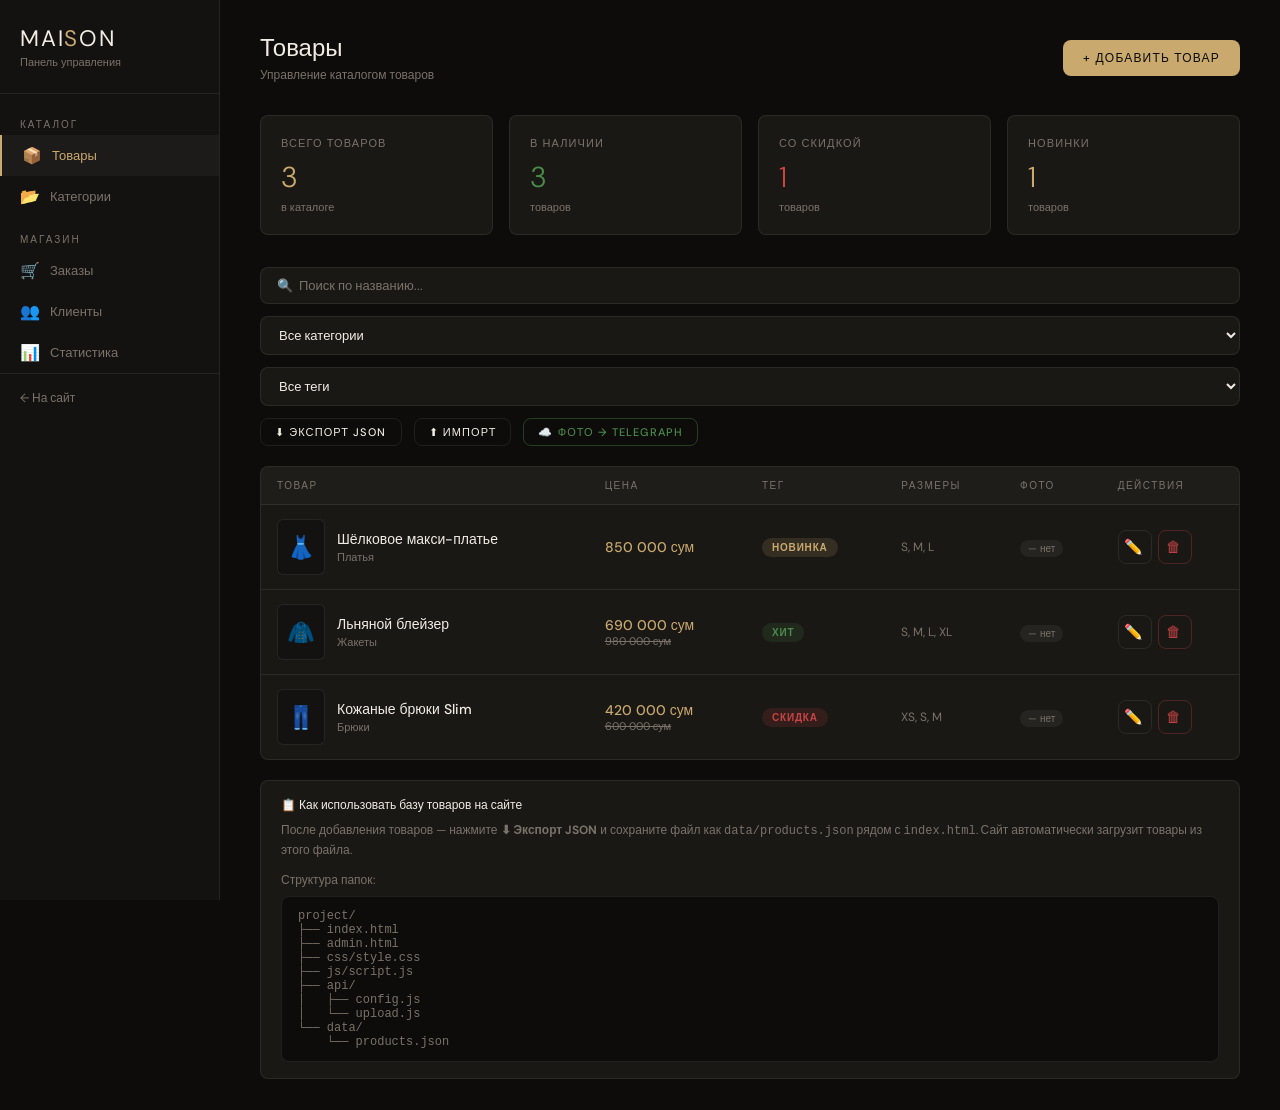
<file: admin.html>
<!DOCTYPE html>
<html lang="ru">
<head>
  <meta charset="UTF-8"/>
  <meta name="viewport" content="width=device-width, initial-scale=1.0"/>
  <title>Админ-панель — MAISON</title>
  <link rel="preconnect" href="https://fonts.googleapis.com">
  <link href="https://fonts.googleapis.com/css2?family=DM+Sans:wght@300;400;500&display=swap" rel="stylesheet">
  <style>
    :root {
      --bg: #0d0c0a; --surface: #141210; --card: #1a1815;
      --border: rgba(255,255,255,0.08); --accent: #c9a96e;
      --accent2: #e8d5b0; --text: #f0ebe3; --muted: #7a7269;
      --danger: #c94444; --success: #4a8c4a;
      --radius: 8px; --tr: 0.25s ease;
    }
    *, *::before, *::after { box-sizing: border-box; margin: 0; padding: 0; }
    body { background: var(--bg); color: var(--text); font-family: 'DM Sans', sans-serif; font-size: 14px; min-height: 100vh; }
    a { color: inherit; text-decoration: none; }
    button { cursor: pointer; border: none; font-family: inherit; }

    .admin-layout { display: grid; grid-template-columns: 220px 1fr; min-height: 100vh; }

    .sidebar { background: var(--surface); border-right: 1px solid var(--border); padding: 24px 0; position: sticky; top: 0; height: 100vh; }
    .sidebar-logo { padding: 0 20px 24px; border-bottom: 1px solid var(--border); margin-bottom: 16px; }
    .sidebar-logo-text { font-size: 1.4rem; letter-spacing: 0.08em; }
    .sidebar-logo-text span { color: var(--accent); }
    .sidebar-label { font-size: 10px; letter-spacing: 0.2em; text-transform: uppercase; color: var(--muted); padding: 8px 20px 4px; }
    .sidebar-link { display: flex; align-items: center; gap: 10px; padding: 10px 20px; color: var(--muted); transition: var(--tr); font-size: 13px; }
    .sidebar-link:hover, .sidebar-link.active { color: var(--text); background: rgba(255,255,255,0.04); }
    .sidebar-link.active { border-left: 2px solid var(--accent); color: var(--accent); }
    .sidebar-icon { font-size: 16px; width: 20px; text-align: center; }
    .sidebar-back { margin-top: auto; padding: 16px 20px 0; border-top: 1px solid var(--border); }
    .sidebar-back a { display: flex; align-items: center; gap: 8px; color: var(--muted); font-size: 12px; transition: color var(--tr); }
    .sidebar-back a:hover { color: var(--accent); }

    .main { padding: 32px 40px; }
    .page-header { display: flex; align-items: center; justify-content: space-between; margin-bottom: 32px; }
    .page-title { font-size: 1.5rem; font-weight: 300; }
    .page-subtitle { font-size: 12px; color: var(--muted); margin-top: 4px; }

    .stats-grid { display: grid; grid-template-columns: repeat(4, 1fr); gap: 16px; margin-bottom: 32px; }
    .stat-card { background: var(--card); border: 1px solid var(--border); border-radius: var(--radius); padding: 20px; }
    .stat-label { font-size: 11px; color: var(--muted); letter-spacing: 0.1em; text-transform: uppercase; margin-bottom: 8px; }
    .stat-value { font-size: 1.8rem; font-weight: 300; color: var(--accent); }
    .stat-sub { font-size: 11px; color: var(--muted); margin-top: 4px; }

    .btn { display: inline-flex; align-items: center; gap: 8px; padding: 10px 20px; border-radius: var(--radius); font-size: 12px; font-weight: 500; letter-spacing: 0.1em; text-transform: uppercase; transition: var(--tr); }
    .btn-primary { background: var(--accent); color: var(--bg); }
    .btn-primary:hover { background: var(--accent2); }
    .btn-outline { background: transparent; color: var(--text); border: 1px solid var(--border); }
    .btn-outline:hover { border-color: var(--accent); color: var(--accent); }
    .btn-danger { background: transparent; color: var(--danger); border: 1px solid rgba(201,68,68,0.3); }
    .btn-danger:hover { background: rgba(201,68,68,0.1); }
    .btn-success { background: transparent; color: var(--success); border: 1px solid rgba(74,140,74,0.4); }
    .btn-success:hover { background: rgba(74,140,74,0.1); }
    .btn-sm { padding: 6px 14px; font-size: 11px; }
    .btn-icon { width: 34px; height: 34px; padding: 0; display: flex; align-items: center; justify-content: center; border-radius: var(--radius); font-size: 15px; }

    .toolbar { display: flex; align-items: center; gap: 12px; margin-bottom: 20px; flex-wrap: wrap; }
    .search-input { flex: 1; min-width: 200px; padding: 9px 16px; background: var(--card); border: 1px solid var(--border); border-radius: var(--radius); color: var(--text); font-family: inherit; font-size: 13px; outline: none; transition: border-color var(--tr); }
    .search-input::placeholder { color: var(--muted); }
    .search-input:focus { border-color: var(--accent); }
    .filter-select { padding: 9px 14px; background: var(--card); border: 1px solid var(--border); border-radius: var(--radius); color: var(--text); font-family: inherit; font-size: 13px; outline: none; cursor: pointer; }

    .table-wrap { background: var(--card); border: 1px solid var(--border); border-radius: var(--radius); overflow: hidden; }
    table { width: 100%; border-collapse: collapse; }
    th { padding: 12px 16px; text-align: left; font-size: 10px; font-weight: 500; letter-spacing: 0.15em; text-transform: uppercase; color: var(--muted); border-bottom: 1px solid var(--border); background: rgba(255,255,255,0.02); white-space: nowrap; }
    td { padding: 14px 16px; border-bottom: 1px solid var(--border); vertical-align: middle; }
    tr:last-child td { border-bottom: none; }
    tr:hover td { background: rgba(255,255,255,0.02); }

    .product-cell { display: flex; align-items: center; gap: 12px; }
    .product-thumb { width: 48px; height: 56px; border-radius: 6px; object-fit: cover; background: var(--surface); border: 1px solid var(--border); display: flex; align-items: center; justify-content: center; font-size: 1.4rem; flex-shrink: 0; overflow: hidden; }
    .product-thumb img { width: 100%; height: 100%; object-fit: cover; }
    .product-name-cell { font-size: 14px; font-weight: 500; }
    .product-cat { font-size: 11px; color: var(--muted); margin-top: 2px; }

    .price-val { font-weight: 500; color: var(--accent); }
    .price-old { font-size: 11px; color: var(--muted); text-decoration: line-through; display: block; }

    .badge { display: inline-flex; align-items: center; padding: 3px 10px; border-radius: 100px; font-size: 10px; font-weight: 600; letter-spacing: 0.08em; text-transform: uppercase; }
    .badge-new { background: rgba(201,169,110,0.15); color: var(--accent); }
    .badge-sale { background: rgba(201,68,68,0.15); color: var(--danger); }
    .badge-hit { background: rgba(74,140,74,0.15); color: var(--success); }

    .stock-dot { display: inline-flex; align-items: center; gap: 6px; font-size: 12px; }
    .dot { width: 7px; height: 7px; border-radius: 50%; }
    .dot-green { background: var(--success); }
    .dot-red { background: var(--danger); }

    .actions { display: flex; gap: 6px; }

    .modal-overlay { display: none; position: fixed; inset: 0; background: rgba(0,0,0,0.7); backdrop-filter: blur(4px); z-index: 1000; align-items: center; justify-content: center; padding: 20px; }
    .modal-overlay.open { display: flex; }
    .modal { background: var(--surface); border: 1px solid var(--border); border-radius: 16px; width: 100%; max-width: 600px; max-height: 90vh; overflow-y: auto; }
    .modal-header { display: flex; align-items: center; justify-content: space-between; padding: 24px 28px; border-bottom: 1px solid var(--border); position: sticky; top: 0; background: var(--surface); z-index: 1; }
    .modal-title { font-size: 1.1rem; font-weight: 500; }
    .modal-close { width: 32px; height: 32px; border-radius: 50%; display: flex; align-items: center; justify-content: center; color: var(--muted); font-size: 18px; transition: var(--tr); background: transparent; }
    .modal-close:hover { background: rgba(255,255,255,0.08); color: var(--text); }
    .modal-body { padding: 24px 28px; }
    .modal-footer { padding: 16px 28px; border-top: 1px solid var(--border); display: flex; justify-content: flex-end; gap: 10px; }

    .form-grid { display: grid; grid-template-columns: 1fr 1fr; gap: 16px; }
    .form-group { display: flex; flex-direction: column; gap: 6px; }
    .form-group.full { grid-column: 1 / -1; }
    label { font-size: 11px; color: var(--muted); letter-spacing: 0.1em; text-transform: uppercase; }
    input, select, textarea { padding: 10px 14px; background: var(--card); border: 1px solid var(--border); border-radius: var(--radius); color: var(--text); font-family: inherit; font-size: 14px; outline: none; transition: border-color var(--tr); width: 100%; }
    input::placeholder, textarea::placeholder { color: var(--muted); }
    input:focus, select:focus, textarea:focus { border-color: var(--accent); }
    textarea { resize: vertical; min-height: 80px; }
    select option { background: var(--card); }

    .upload-zone { border: 1px dashed var(--border); border-radius: var(--radius); padding: 24px; text-align: center; cursor: pointer; transition: var(--tr); position: relative; }
    .upload-zone:hover { border-color: var(--accent); background: rgba(201,169,110,0.04); }
    .upload-zone input[type=file] { position: absolute; inset: 0; opacity: 0; cursor: pointer; width: 100%; height: 100%; }
    .upload-icon { font-size: 2rem; margin-bottom: 8px; opacity: 0.4; }
    .upload-text { font-size: 13px; color: var(--muted); }
    .upload-hint { font-size: 11px; color: var(--muted); margin-top: 4px; opacity: 0.6; }
    .upload-preview { width: 80px; height: 96px; border-radius: 8px; object-fit: cover; border: 1px solid var(--border); display: none; margin: 0 auto 8px; }

    .sizes-row { display: flex; gap: 8px; flex-wrap: wrap; }
    .size-chip { padding: 5px 12px; border-radius: 100px; border: 1px solid var(--border); font-size: 12px; cursor: pointer; transition: var(--tr); background: transparent; color: var(--muted); }
    .size-chip.selected { background: var(--accent); border-color: var(--accent); color: var(--bg); }

    .toast { position: fixed; bottom: 24px; left: 50%; transform: translateX(-50%) translateY(60px); background: var(--accent); color: var(--bg); padding: 12px 24px; border-radius: 100px; font-size: 13px; font-weight: 500; z-index: 9999; opacity: 0; transition: all 0.3s; white-space: nowrap; pointer-events: none; }
    .toast.show { opacity: 1; transform: translateX(-50%) translateY(0); }

    .export-box { background: var(--card); border: 1px solid var(--border); border-radius: var(--radius); padding: 16px 20px; margin-top: 20px; }
    .export-title { font-size: 12px; font-weight: 500; margin-bottom: 8px; }
    .export-desc { font-size: 12px; color: var(--muted); margin-bottom: 12px; line-height: 1.6; }
    .code-block { background: var(--bg); border: 1px solid var(--border); border-radius: var(--radius); padding: 12px 16px; font-family: monospace; font-size: 12px; color: var(--muted); overflow-x: auto; white-space: pre; }

    .empty-state { text-align: center; padding: 60px 20px; color: var(--muted); }
    .empty-icon { font-size: 3rem; margin-bottom: 12px; opacity: 0.3; }

    /* Прогресс миграции */
    .migrate-progress { display: none; margin-top: 12px; background: var(--card); border: 1px solid var(--border); border-radius: var(--radius); padding: 12px 16px; font-size: 12px; color: var(--muted); }
    .migrate-progress.show { display: block; }
    .progress-bar-wrap { background: var(--bg); border-radius: 100px; height: 6px; margin-top: 8px; overflow: hidden; }
    .progress-bar { height: 100%; background: var(--accent); border-radius: 100px; transition: width 0.3s; width: 0%; }

    /* Иконка статуса фото */
    .photo-status { display: inline-flex; align-items: center; gap: 4px; font-size: 10px; padding: 2px 8px; border-radius: 100px; }
    .photo-status.cloud { background: rgba(74,140,74,0.15); color: var(--success); }
    .photo-status.local { background: rgba(201,169,110,0.15); color: var(--accent); }
    .photo-status.none { background: rgba(255,255,255,0.05); color: var(--muted); }

    @media (max-width: 900px) {
      .admin-layout { grid-template-columns: 1fr; }
      .sidebar { display: none; }
      .stats-grid { grid-template-columns: 1fr 1fr; }
      .main { padding: 20px; }
      .form-grid { grid-template-columns: 1fr; }
    }
  </style>
</head>
<body>

<div class="admin-layout">

  <!-- SIDEBAR -->
  <aside class="sidebar">
    <div class="sidebar-logo">
      <div class="sidebar-logo-text">MAI<span>S</span>ON</div>
      <div style="font-size:11px;color:var(--muted);margin-top:2px;">Панель управления</div>
    </div>
    <div class="sidebar-label">Каталог</div>
    <a href="#" class="sidebar-link active"><span class="sidebar-icon">📦</span> Товары</a>
    <a href="#" class="sidebar-link"><span class="sidebar-icon">📂</span> Категории</a>
    <div class="sidebar-label" style="margin-top:8px;">Магазин</div>
    <a href="#" class="sidebar-link"><span class="sidebar-icon">🛒</span> Заказы</a>
    <a href="#" class="sidebar-link"><span class="sidebar-icon">👥</span> Клиенты</a>
    <a href="#" class="sidebar-link"><span class="sidebar-icon">📊</span> Статистика</a>
    <div style="flex:1"></div>
    <div class="sidebar-back">
      <a href="index.html">← На сайт</a>
    </div>
  </aside>

  <!-- MAIN -->
  <main class="main">
    <div class="page-header">
      <div>
        <div class="page-title">Товары</div>
        <div class="page-subtitle">Управление каталогом товаров</div>
      </div>
      <button class="btn btn-primary" onclick="openAddModal()">+ Добавить товар</button>
    </div>

    <!-- STATS -->
    <div class="stats-grid">
      <div class="stat-card">
        <div class="stat-label">Всего товаров</div>
        <div class="stat-value" id="statTotal">0</div>
        <div class="stat-sub">в каталоге</div>
      </div>
      <div class="stat-card">
        <div class="stat-label">В наличии</div>
        <div class="stat-value" id="statInStock" style="color:var(--success)">0</div>
        <div class="stat-sub">товаров</div>
      </div>
      <div class="stat-card">
        <div class="stat-label">Со скидкой</div>
        <div class="stat-value" id="statSale" style="color:var(--danger)">0</div>
        <div class="stat-sub">товаров</div>
      </div>
      <div class="stat-card">
        <div class="stat-label">Новинки</div>
        <div class="stat-value" id="statNew">0</div>
        <div class="stat-sub">товаров</div>
      </div>
    </div>

    <!-- TOOLBAR -->
    <div class="toolbar">
      <input type="text" class="search-input" placeholder="🔍  Поиск по названию..." oninput="filterTable()" id="searchInput">
      <select class="filter-select" onchange="filterTable()" id="filterCategory">
        <option value="">Все категории</option>
      </select>
      <select class="filter-select" onchange="filterTable()" id="filterBadge">
        <option value="">Все теги</option>
        <option value="new">Новинки</option>
        <option value="sale">Скидки</option>
        <option value="hit">Хиты</option>
      </select>
      <button class="btn btn-outline btn-sm" onclick="exportJSON()">⬇ Экспорт JSON</button>
      <button class="btn btn-outline btn-sm" onclick="document.getElementById('importFile').click()">⬆ Импорт</button>
      <button class="btn btn-success btn-sm" onclick="migrateAllPhotos()" id="migrateBtn">☁️ Фото → Telegraph</button>
      <input type="file" id="importFile" accept=".json" style="display:none" onchange="importJSON(event)">
    </div>

    <!-- MIGRATE PROGRESS -->
    <div class="migrate-progress" id="migrateProgress">
      <div id="migrateText">Загружаем фото на Telegraph...</div>
      <div class="progress-bar-wrap">
        <div class="progress-bar" id="migrateBar"></div>
      </div>
    </div>

    <!-- TABLE -->
    <div class="table-wrap">
      <table>
        <thead>
          <tr>
            <th>Товар</th>
            <th>Цена</th>
            <th>Тег</th>
            <th>Размеры</th>
            <th>Фото</th>
            <th>Действия</th>
          </tr>
        </thead>
        <tbody id="productsTable">
          <tr><td colspan="6"><div class="empty-state"><div class="empty-icon">📦</div>Нет товаров. Добавьте первый!</div></td></tr>
        </tbody>
      </table>
    </div>

    <!-- EXPORT INFO -->
    <div class="export-box">
      <div class="export-title">📋 Как использовать базу товаров на сайте</div>
      <div class="export-desc">
        После добавления товаров — нажмите <strong>⬇ Экспорт JSON</strong> и сохраните файл как <code>data/products.json</code> рядом с <code>index.html</code>. Сайт автоматически загрузит товары из этого файла.
      </div>
      <div style="font-size:12px;color:var(--muted);margin-bottom:8px;">Структура папок:</div>
      <div class="code-block">project/
├── index.html
├── admin.html
├── css/style.css
├── js/script.js
├── api/
│   ├── config.js
│   └── upload.js
└── data/
    └── products.json</div>
    </div>
  </main>
</div>

<!-- ADD/EDIT MODAL -->
<div class="modal-overlay" id="modalOverlay">
  <div class="modal">
    <div class="modal-header">
      <div class="modal-title" id="modalTitle">Добавить товар</div>
      <button class="modal-close" onclick="closeModal()">✕</button>
    </div>
    <div class="modal-body">
      <input type="hidden" id="editId">
      <div class="form-grid">

        <div class="form-group full">
          <label>Фото товара</label>
          <div class="upload-zone" id="uploadZone">
            <input type="file" accept="image/*" id="imageFile" onchange="previewImage(event)">
            <img class="upload-preview" id="imagePreview" alt="preview">
            <div class="upload-icon" id="uploadIcon">🖼</div>
            <div class="upload-text" id="uploadText">Нажмите или перетащите фото</div>
            <div class="upload-hint">JPG, PNG, WebP — рекомендуется 600×750px</div>
          </div>
          <input type="text" id="imageUrl" placeholder="Или укажите URL фото" style="margin-top:8px;">
        </div>

        <div class="form-group full">
          <label>Название товара *</label>
          <input type="text" id="fName" placeholder="Например: Шёлковое макси-платье">
        </div>

        <div class="form-group">
          <label>Категория *</label>
          <input type="text" id="fCategory" placeholder="Платья, Жакеты, Брюки...">
        </div>

        <div class="form-group">
          <label>Тег</label>
          <select id="fBadge">
            <option value="new">🆕 Новинка</option>
            <option value="hit">🔥 Хит</option>
            <option value="sale">💸 Скидка</option>
          </select>
        </div>

        <div class="form-group">
          <label>Цена (сум) *</label>
          <input type="number" id="fPrice" placeholder="850000">
        </div>

        <div class="form-group">
          <label>Старая цена (если скидка)</label>
          <input type="number" id="fOldPrice" placeholder="980000">
        </div>

        <div class="form-group full">
          <label>Размеры</label>
          <div class="sizes-row" id="sizesRow">
            <button type="button" class="size-chip" onclick="toggleSize(this)">XS</button>
            <button type="button" class="size-chip" onclick="toggleSize(this)">S</button>
            <button type="button" class="size-chip" onclick="toggleSize(this)">M</button>
            <button type="button" class="size-chip" onclick="toggleSize(this)">L</button>
            <button type="button" class="size-chip" onclick="toggleSize(this)">XL</button>
            <button type="button" class="size-chip" onclick="toggleSize(this)">XXL</button>
            <button type="button" class="size-chip" onclick="toggleSize(this)">Один размер</button>
          </div>
        </div>

        <div class="form-group">
          <label>Рейтинг (1-5)</label>
          <select id="fStars">
            <option value="5">★★★★★ — 5</option>
            <option value="4">★★★★☆ — 4</option>
            <option value="3">★★★☆☆ — 3</option>
          </select>
        </div>

        <div class="form-group">
          <label>Наличие</label>
          <select id="fInStock">
            <option value="true">✅ В наличии</option>
            <option value="false">❌ Нет в наличии</option>
          </select>
        </div>

        <div class="form-group full">
          <label>Описание товара</label>
          <textarea id="fDesc" placeholder="Краткое описание — материал, особенности, стиль..."></textarea>
        </div>

      </div>
    </div>
    <div class="modal-footer">
      <button class="btn btn-outline" onclick="closeModal()">Отмена</button>
      <button class="btn btn-primary" onclick="saveProduct()">Сохранить товар</button>
    </div>
  </div>
</div>

<!-- TOAST -->
<div class="toast" id="toast"></div>

<script>
  let products = JSON.parse(localStorage.getItem('maison_products') || '[]');
  let imageDataStore = JSON.parse(localStorage.getItem('maison_images') || '{}');
  let editingId = null;

  if (products.length === 0) {
    products = [
      { id:1, name:"Шёлковое макси-платье", category:"Платья", price:850000, oldPrice:null, badge:"new", filter:"new", stars:5, sizes:["S","M","L"], image:"", description:"Элегантное платье из натурального шёлка.", inStock:true },
      { id:2, name:"Льняной блейзер", category:"Жакеты", price:690000, oldPrice:980000, badge:"hit", filter:"hit", stars:5, sizes:["S","M","L","XL"], image:"", description:"Лёгкий льняной блейзер.", inStock:true },
      { id:3, name:"Кожаные брюки Slim", category:"Брюки", price:420000, oldPrice:600000, badge:"sale", filter:"sale", stars:4, sizes:["XS","S","M"], image:"", description:"Стильные брюки из эко-кожи.", inStock:true },
    ];
    save();
  }

  function save() {
    localStorage.setItem('maison_products', JSON.stringify(products));
  }

  // =========================================
  // РЕНДЕР ТАБЛИЦЫ
  // =========================================
  function renderTable(list) {
    const tbody = document.getElementById('productsTable');
    if (!list.length) {
      tbody.innerHTML = `<tr><td colspan="6"><div class="empty-state"><div class="empty-icon">📦</div>Товары не найдены</div></td></tr>`;
      return;
    }
    tbody.innerHTML = list.map(p => {
      const imgSrc = p.image && p.image.startsWith('https://') ? p.image : (imageDataStore[p.id] || p.image);
      const thumb = imgSrc
        ? `<div class="product-thumb"><img src="${imgSrc}" alt="${p.name}" onerror="this.parentNode.innerHTML='👗'"></div>`
        : `<div class="product-thumb">${getCatEmoji(p.category)}</div>`;
      const badgeMap = { new:'badge-new', sale:'badge-sale', hit:'badge-hit' };
      const badgeLabel = { new:'Новинка', sale:'Скидка', hit:'Хит' };

      // Статус фото
      let photoStatus = '';
      if (p.image && p.image.startsWith('https://telegra.ph')) {
        photoStatus = '<span class="photo-status cloud">☁️ Telegraph</span>';
      } else if (p.image && p.image.startsWith('https://')) {
        photoStatus = '<span class="photo-status cloud">🔗 URL</span>';
      } else if (imageDataStore[p.id]) {
        photoStatus = '<span class="photo-status local">💾 Локально</span>';
      } else {
        photoStatus = '<span class="photo-status none">— нет</span>';
      }

      return `
        <tr>
          <td>
            <div class="product-cell">
              ${thumb}
              <div>
                <div class="product-name-cell">${p.name}</div>
                <div class="product-cat">${p.category}</div>
              </div>
            </div>
          </td>
          <td>
            <div class="price-val">${p.price.toLocaleString('ru')} сум</div>
            ${p.oldPrice ? `<div class="price-old">${p.oldPrice.toLocaleString('ru')} сум</div>` : ''}
          </td>
          <td><span class="badge ${badgeMap[p.badge]}">${badgeLabel[p.badge]||p.badge}</span></td>
          <td style="font-size:12px;color:var(--muted)">${(p.sizes||[]).join(', ') || '—'}</td>
          <td>${photoStatus}</td>
          <td>
            <div class="actions">
              <button class="btn btn-outline btn-icon btn-sm" onclick="openEditModal(${p.id})" title="Редактировать">✏️</button>
              <button class="btn btn-danger btn-icon btn-sm" onclick="deleteProduct(${p.id})" title="Удалить">🗑</button>
            </div>
          </td>
        </tr>`;
    }).join('');
  }

  function getCatEmoji(cat) {
    const map = { 'Платья':'👗','Жакеты':'🧥','Брюки':'👖','Трикотаж':'🧶','Джинсы':'👕','Топы':'👚','Верхняя':'🧣','Юбки':'👘','Обувь':'👟','Аксессуары':'👒' };
    return map[cat] || '👕';
  }

  function updateStats() {
    document.getElementById('statTotal').textContent = products.length;
    document.getElementById('statInStock').textContent = products.filter(p=>p.inStock).length;
    document.getElementById('statSale').textContent = products.filter(p=>p.badge==='sale').length;
    document.getElementById('statNew').textContent = products.filter(p=>p.badge==='new').length;

    const cats = [...new Set(products.map(p=>p.category))];
    const sel = document.getElementById('filterCategory');
    const cur = sel.value;
    sel.innerHTML = '<option value="">Все категории</option>' + cats.map(c=>`<option value="${c}" ${c===cur?'selected':''}>${c}</option>`).join('');
  }

  function filterTable() {
    const q = document.getElementById('searchInput').value.toLowerCase();
    const cat = document.getElementById('filterCategory').value;
    const badge = document.getElementById('filterBadge').value;
    const filtered = products.filter(p =>
      (!q || p.name.toLowerCase().includes(q) || p.category.toLowerCase().includes(q))
      && (!cat || p.category === cat)
      && (!badge || p.badge === badge)
    );
    renderTable(filtered);
  }

  // =========================================
  // MODAL
  // =========================================
  function openAddModal() {
    editingId = null;
    document.getElementById('modalTitle').textContent = 'Добавить товар';
    clearForm();
    document.getElementById('modalOverlay').classList.add('open');
  }

  function openEditModal(id) {
    const p = products.find(x=>x.id===id);
    if (!p) return;
    editingId = id;
    document.getElementById('modalTitle').textContent = 'Редактировать товар';
    document.getElementById('fName').value = p.name;
    document.getElementById('fCategory').value = p.category;
    document.getElementById('fBadge').value = p.badge;
    document.getElementById('fPrice').value = p.price;
    document.getElementById('fOldPrice').value = p.oldPrice || '';
    document.getElementById('fStars').value = p.stars;
    document.getElementById('fInStock').value = p.inStock ? 'true' : 'false';
    document.getElementById('fDesc').value = p.description || '';
    document.getElementById('imageUrl').value = p.image || '';

    const imgSrc = p.image && p.image.startsWith('https://') ? p.image : imageDataStore[p.id];
    if (imgSrc) {
      document.getElementById('imagePreview').src = imgSrc;
      document.getElementById('imagePreview').style.display = 'block';
      document.getElementById('uploadIcon').style.display = 'none';
      document.getElementById('uploadText').textContent = p.image && p.image.startsWith('https://telegra.ph') ? '☁️ Telegraph URL' : 'Фото загружено';
    }

    document.querySelectorAll('.size-chip').forEach(chip => {
      chip.classList.toggle('selected', (p.sizes||[]).includes(chip.textContent));
    });
    document.getElementById('modalOverlay').classList.add('open');
  }

  function closeModal() {
    document.getElementById('modalOverlay').classList.remove('open');
    editingId = null;
    clearForm();
  }

  function clearForm() {
    ['fName','fCategory','fPrice','fOldPrice','fDesc','imageUrl'].forEach(id => document.getElementById(id).value = '');
    document.getElementById('fBadge').value = 'new';
    document.getElementById('fStars').value = '5';
    document.getElementById('fInStock').value = 'true';
    document.getElementById('imagePreview').style.display = 'none';
    document.getElementById('uploadIcon').style.display = 'block';
    document.getElementById('uploadText').textContent = 'Нажмите или перетащите фото';
    document.getElementById('imageFile').value = '';
    document.querySelectorAll('.size-chip').forEach(c => c.classList.remove('selected'));
    window._pendingImageData = null;
    window._pendingBase64 = null;
  }

  function toggleSize(btn) { btn.classList.toggle('selected'); }

  // =========================================
  // ЗАГРУЗКА ФОТО
  // =========================================
  async function previewImage(e) {
    const file = e.target.files[0];
    if (!file) return;

    // Показываем превью сразу
    const reader = new FileReader();
    reader.onload = ev => {
      document.getElementById('imagePreview').src = ev.target.result;
      document.getElementById('imagePreview').style.display = 'block';
      document.getElementById('uploadIcon').style.display = 'none';
      document.getElementById('uploadText').textContent = '⏳ Загружаем на сервер...';
      document.getElementById('imageUrl').value = '';
      window._pendingBase64 = ev.target.result;
    };
    reader.readAsDataURL(file);

    // Загружаем напрямую на ImgBB из браузера (без сервера)
    try {
      const compressed = await compressImage(file, 800, 0.75);
      console.log('Сжато:', Math.round(compressed.length / 1024), 'KB');

      const base64Data = compressed.replace(/^data:[^;]+;base64,/, '');
      const form = new FormData();
      form.append('key', 'fe98603de1962fd58c55061737b0e5f0');
      form.append('image', base64Data);

      const res = await fetch('https://api.imgbb.com/1/upload', {
        method: 'POST',
        body: form
      });
      const data = await res.json();
      console.log('ImgBB:', data);

      if (data.success && data.data?.url) {
        window._pendingImageData = data.data.url;
        document.getElementById('uploadText').textContent = '☁️ Загружено!';
        document.getElementById('imagePreview').src = data.data.url;
        document.getElementById('imageUrl').value = data.data.url;
        showToast('✅ Фото загружено навсегда');
      } else {
        throw new Error(JSON.stringify(data));
      }
    } catch (err) {
      window._pendingImageData = window._pendingBase64;
      document.getElementById('uploadText').textContent = '💾 ' + file.name + ' (локально)';
      console.warn('ImgBB недоступен, используем base64:', err);
    }
  }

  // =========================================
  // СОХРАНИТЬ ТОВАР
  // =========================================
  function saveProduct() {
    const name     = document.getElementById('fName').value.trim();
    const category = document.getElementById('fCategory').value.trim();
    const price    = parseInt(document.getElementById('fPrice').value);
    if (!name)            return showToast('⚠️ Введите название товара');
    if (!category)        return showToast('⚠️ Введите категорию');
    if (!price || price <= 0) return showToast('⚠️ Введите корректную цену');

    const oldPrice    = parseInt(document.getElementById('fOldPrice').value) || null;
    const badge       = document.getElementById('fBadge').value;
    const stars       = parseInt(document.getElementById('fStars').value);
    const inStock     = document.getElementById('fInStock').value === 'true';
    const description = document.getElementById('fDesc').value.trim();
    const imageUrl    = document.getElementById('imageUrl').value.trim();
    const sizes       = [...document.querySelectorAll('.size-chip.selected')].map(c => c.textContent);

    const pending   = window._pendingImageData;
    const isUrl     = pending && pending.startsWith('https://');
    const isBase64  = pending && pending.startsWith('data:');

    if (editingId) {
      const idx = products.findIndex(p => p.id === editingId);
      if (isUrl) {
        delete imageDataStore[editingId];
        products[idx] = { ...products[idx], name, category, price, oldPrice, badge, filter:badge, stars, inStock, description, sizes, image: pending };
      } else if (isBase64) {
        imageDataStore[editingId] = pending;
        products[idx] = { ...products[idx], name, category, price, oldPrice, badge, filter:badge, stars, inStock, description, sizes };
      } else {
        products[idx] = { ...products[idx], name, category, price, oldPrice, badge, filter:badge, stars, inStock, description, sizes, image: imageUrl || products[idx].image };
      }
      showToast('✅ Товар обновлён');
    } else {
      const id = Date.now();
      if (isUrl) {
        products.push({ id, name, category, price, oldPrice, badge, filter:badge, stars, inStock, description, sizes, image: pending, colors:[] });
      } else if (isBase64) {
        imageDataStore[id] = pending;
        products.push({ id, name, category, price, oldPrice, badge, filter:badge, stars, inStock, description, sizes, image: imageUrl || '', colors:[] });
      } else {
        products.push({ id, name, category, price, oldPrice, badge, filter:badge, stars, inStock, description, sizes, image: imageUrl || '', colors:[] });
      }
      showToast('✅ Товар добавлен');
    }

    localStorage.setItem('maison_images', JSON.stringify(imageDataStore));
    window._pendingImageData = null;
    window._pendingBase64 = null;
    save();
    closeModal();
    updateStats();
    filterTable();
  }

  // =========================================
  // УДАЛИТЬ
  // =========================================
  function deleteProduct(id) {
    if (!confirm('Удалить этот товар?')) return;
    products = products.filter(p => p.id !== id);
    delete imageDataStore[id];
    localStorage.setItem('maison_images', JSON.stringify(imageDataStore));
    save(); updateStats(); filterTable();
    showToast('🗑 Товар удалён');
  }

  // =========================================
  // МИГРАЦИЯ ВСЕХ ФОТО НА TELEGRAPH
  // =========================================
  async function migrateAllPhotos() {
    // Собираем товары у которых фото в base64 (в imageDataStore)
    const toMigrate = Object.keys(imageDataStore).filter(id => {
      const val = imageDataStore[id];
      return val && val.startsWith('data:');
    });

    if (!toMigrate.length) {
      showToast('✅ Все фото уже на Telegraph');
      return;
    }

    const btn = document.getElementById('migrateBtn');
    btn.disabled = true;
    btn.textContent = '⏳ Загружаем...';

    const progress = document.getElementById('migrateProgress');
    const bar = document.getElementById('migrateBar');
    const text = document.getElementById('migrateText');
    progress.classList.add('show');

    let done = 0;
    let errors = 0;

    for (const id of toMigrate) {
      const base64 = imageDataStore[id];
      text.textContent = `Загружаем ${done + 1} из ${toMigrate.length}...`;
      bar.style.width = ((done / toMigrate.length) * 100) + '%';

      try {
        const compressed = await compressBase64(base64, 800, 0.75);
        const base64Data = compressed.replace(/^data:[^;]+;base64,/, '');
        const form = new FormData();
        form.append('key', 'fe98603de1962fd58c55061737b0e5f0');
        form.append('image', base64Data);

        const res = await fetch('https://api.imgbb.com/1/upload', {
          method: 'POST',
          body: form
        });
        const data = await res.json();

        if (data.success && data.data?.url) {
          const idx = products.findIndex(p => String(p.id) === String(id));
          if (idx !== -1) products[idx].image = data.data.url;
          delete imageDataStore[id];
          done++;
        } else {
          console.error('ImgBB error:', data);
          errors++;
        }
      } catch (err) {
        errors++;
        console.error(`Ошибка для товара ${id}:`, err);
      }

      await new Promise(r => setTimeout(r, 500));
    }

    // Сохраняем результат
    localStorage.setItem('maison_images', JSON.stringify(imageDataStore));
    save();
    updateStats();
    filterTable();

    bar.style.width = '100%';
    text.textContent = `✅ Готово! Загружено: ${done}, ошибок: ${errors}`;
    btn.disabled = false;
    btn.textContent = '☁️ Фото → Telegraph';
    showToast(`✅ Загружено ${done} фото на Telegraph`);

    setTimeout(() => progress.classList.remove('show'), 5000);
  }

  // =========================================
  // ЭКСПОРТ / ИМПОРТ JSON
  // =========================================
  function exportJSON() {
    const exportData = products.map(p => ({
      ...p,
      // Включаем base64 только если нет Telegraph URL
      imageData: (!p.image || !p.image.startsWith('https://')) ? (imageDataStore[p.id] || null) : null
    }));
    const blob = new Blob([JSON.stringify(exportData, null, 2)], { type:'application/json' });
    const a = document.createElement('a');
    a.href = URL.createObjectURL(blob);
    a.download = 'products.json';
    a.click();
    showToast('⬇️ products.json скачан');
  }

  function importJSON(e) {
    const file = e.target.files[0];
    if (!file) return;
    const reader = new FileReader();
    reader.onload = ev => {
      try {
        const data = JSON.parse(ev.target.result);
        if (!Array.isArray(data)) throw new Error();
        data.forEach(p => {
          if (p.imageData) {
            imageDataStore[p.id] = p.imageData;
            delete p.imageData;
          }
        });
        products = data;
        localStorage.setItem('maison_images', JSON.stringify(imageDataStore));
        save(); updateStats(); filterTable();
        showToast(`✅ Импортировано ${data.length} товаров. Нажмите "☁️ Фото → Telegraph" для загрузки фото.`);
      } catch { showToast('❌ Неверный формат файла'); }
    };
    reader.readAsText(file);
    e.target.value = '';
  }

  // =========================================
  // TOAST
  // =========================================
  function showToast(msg) {
    const t = document.getElementById('toast');
    t.textContent = msg;
    t.classList.add('show');
    setTimeout(() => t.classList.remove('show'), 3500);
  }

  document.addEventListener('keydown', e => { if (e.key==='Escape') closeModal(); });
  document.getElementById('modalOverlay').addEventListener('click', e => { if (e.target===e.currentTarget) closeModal(); });

  updateStats();
  filterTable();
</script>
</body>
</html>
</file>
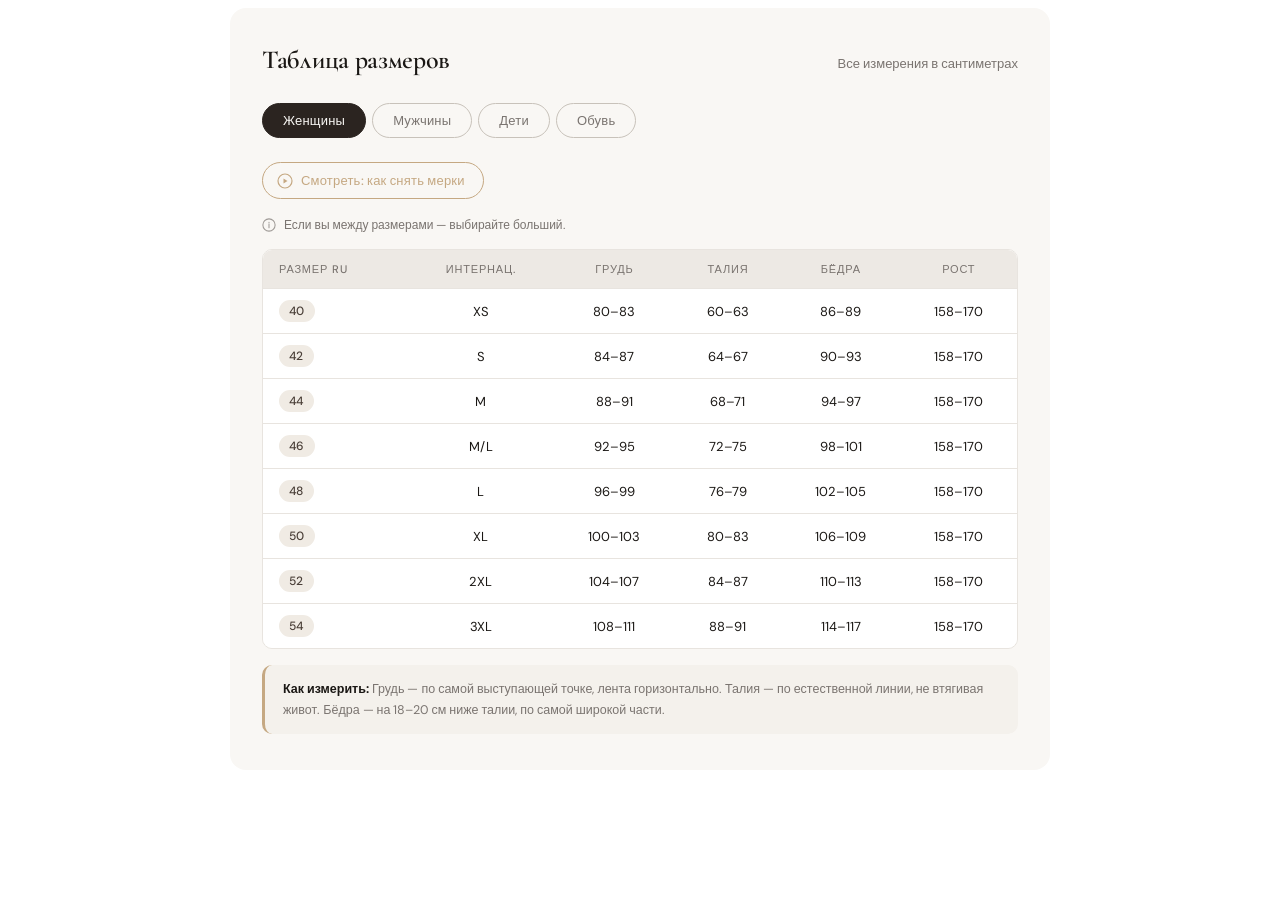
<file: size-chart.html>
<!DOCTYPE html>
<html lang="ru">
<head>
  <meta charset="UTF-8">
  <meta name="viewport" content="width=device-width, initial-scale=1.0">
  <title>Таблица размеров</title>
  <style>
    /* ─── Google Fonts ─── */
    @import url('https://fonts.googleapis.com/css2?family=Cormorant+Garamond:wght@400;500;600&family=DM+Sans:wght@300;400;500&display=swap');

    /* ─── Переменные ─── */
    :root {
      --bg: #F9F7F4;
      --surface: #FFFFFF;
      --border: #E8E4DF;
      --border-strong: #C8C2BA;
      --text-primary: #1A1714;
      --text-muted: #7A7470;
      --accent: #2B2420;
      --accent-soft: #EDE9E4;
      --highlight: #C5A882;
      --tab-active-bg: #2B2420;
      --tab-active-text: #F9F7F4;
      --row-hover: #F4F1EC;
      --badge-bg: #F0EBE4;
      --badge-text: #4A3F38;
      --note-bg: #F4F1EC;
      --radius: 10px;
      --radius-sm: 6px;
    }

    /* ─── Обёртка ─── */
    .size-chart {
      font-family: 'DM Sans', sans-serif;
      font-size: 14px;
      color: var(--text-primary);
      background: var(--bg);
      padding: 36px 32px;
      border-radius: 16px;
      max-width: 820px;
      margin: 0 auto;
      box-sizing: border-box;
    }

    /* ─── Заголовок ─── */
    .size-chart__header {
      display: flex;
      align-items: baseline;
      justify-content: space-between;
      margin-bottom: 28px;
      flex-wrap: wrap;
      gap: 8px;
    }
    .size-chart__title {
      font-family: 'Cormorant Garamond', serif;
      font-size: 26px;
      font-weight: 600;
      letter-spacing: -0.3px;
      color: var(--text-primary);
      margin: 0;
    }
    .size-chart__subtitle {
      font-size: 13px;
      color: var(--text-muted);
    }

    /* ─── Вкладки ─── */
    .size-chart__tabs {
      display: flex;
      gap: 6px;
      margin-bottom: 24px;
      flex-wrap: wrap;
    }
    .size-chart__tab {
      padding: 8px 20px;
      border-radius: 40px;
      border: 1px solid var(--border-strong);
      background: transparent;
      color: var(--text-muted);
      font-family: 'DM Sans', sans-serif;
      font-size: 13px;
      font-weight: 400;
      cursor: pointer;
      transition: background .2s, color .2s, border-color .2s;
      letter-spacing: 0.2px;
    }
    .size-chart__tab:hover {
      border-color: var(--accent);
      color: var(--text-primary);
    }
    .size-chart__tab.is-active {
      background: var(--tab-active-bg);
      color: var(--tab-active-text);
      border-color: var(--tab-active-bg);
    }

    /* ─── Секции ─── */
    .size-chart__section { display: none; }
    .size-chart__section.is-visible { display: block; }

    /* ─── Подсказка ─── */
    .size-chart__hint {
      display: flex;
      align-items: center;
      gap: 8px;
      font-size: 12px;
      color: var(--text-muted);
      margin-bottom: 16px;
    }
    .size-chart__hint svg {
      flex-shrink: 0;
      opacity: .7;
    }

    /* ─── Таблица ─── */
    .size-chart__table-wrap {
      overflow-x: auto;
      border-radius: var(--radius);
      border: 1px solid var(--border);
    }
    .size-chart__table {
      width: 100%;
      border-collapse: collapse;
      min-width: 480px;
      background: var(--surface);
    }
    .size-chart__table thead tr {
      background: var(--accent-soft);
    }
    .size-chart__table th {
      padding: 12px 16px;
      font-size: 11px;
      font-weight: 500;
      letter-spacing: 0.8px;
      text-transform: uppercase;
      color: var(--text-muted);
      text-align: center;
      border-bottom: 1px solid var(--border);
      white-space: nowrap;
    }
    .size-chart__table th:first-child { text-align: left; }
    .size-chart__table td {
      padding: 11px 16px;
      text-align: center;
      border-bottom: 1px solid var(--border);
      color: var(--text-primary);
      font-size: 13px;
      transition: background .12s;
    }
    .size-chart__table td:first-child { text-align: left; }
    .size-chart__table tbody tr:last-child td { border-bottom: none; }
    .size-chart__table tbody tr:hover td { background: var(--row-hover); }

    /* ─── Бейджик размера ─── */
    .sc-badge {
      display: inline-block;
      background: var(--badge-bg);
      color: var(--badge-text);
      font-weight: 500;
      font-size: 12px;
      padding: 3px 10px;
      border-radius: 20px;
      letter-spacing: 0.3px;
    }

    /* ─── Заметка ─── */
    .size-chart__note {
      margin-top: 16px;
      padding: 14px 18px;
      background: var(--note-bg);
      border-radius: var(--radius);
      font-size: 12.5px;
      color: var(--text-muted);
      line-height: 1.65;
      border-left: 3px solid var(--highlight);
    }
    .size-chart__note strong { color: var(--text-primary); }

    /* ─── Кнопка видео ─── */
    .sc-video-btn {
      display: inline-flex;
      align-items: center;
      gap: 8px;
      margin-bottom: 18px;
      padding: 9px 18px 9px 14px;
      border-radius: 40px;
      border: 1px solid var(--highlight);
      background: transparent;
      color: var(--highlight);
      font-family: 'DM Sans', sans-serif;
      font-size: 13px;
      font-weight: 500;
      cursor: pointer;
      transition: background .18s, color .18s;
      letter-spacing: 0.2px;
    }
    .sc-video-btn:hover {
      background: var(--highlight);
      color: #fff;
    }
    .sc-video-btn svg { flex-shrink: 0; }

    /* ─── Модальный экран ─── */
    .sc-modal-overlay {
      display: none;
      position: fixed;
      inset: 0;
      background: rgba(20,16,12,.72);
      z-index: 9999;
      align-items: center;
      justify-content: center;
      padding: 20px;
      box-sizing: border-box;
    }
    .sc-modal-overlay.is-open { display: flex; }
    .sc-modal {
      background: #1A1714;
      border-radius: 14px;
      overflow: hidden;
      width: 100%;
      max-width: 480px;
      box-shadow: 0 24px 64px rgba(0,0,0,.55);
      position: relative;
    }
    .sc-modal__header {
      display: flex;
      align-items: center;
      justify-content: space-between;
      padding: 14px 18px;
      border-bottom: 1px solid rgba(255,255,255,.08);
    }
    .sc-modal__title {
      font-family: 'DM Sans', sans-serif;
      font-size: 13px;
      font-weight: 500;
      color: rgba(255,255,255,.75);
      letter-spacing: 0.3px;
      margin: 0;
    }
    .sc-modal__close {
      background: none;
      border: none;
      cursor: pointer;
      color: rgba(255,255,255,.5);
      padding: 4px;
      display: flex;
      align-items: center;
      transition: color .15s;
    }
    .sc-modal__close:hover { color: #fff; }
    .sc-modal__video-wrap {
      background: #000;
    }
    .sc-modal__video-wrap video {
      display: block;
      width: 100%;
      max-height: 320px;
      background: #000;
    }

    /* ─── Responsive ─── */
    @media (max-width: 560px) {
      .size-chart { padding: 20px 16px; }
      .size-chart__title { font-size: 22px; }
      .sc-modal { max-width: 100%; }
    }
  </style>
</head>
<body>

<div class="size-chart">

  <div class="size-chart__header">
    <h2 class="size-chart__title">Таблица размеров</h2>
    <span class="size-chart__subtitle">Все измерения в сантиметрах</span>
  </div>

  <div class="size-chart__tabs">
    <button class="size-chart__tab is-active" data-tab="women">Женщины</button>
    <button class="size-chart__tab" data-tab="men">Мужчины</button>
    <button class="size-chart__tab" data-tab="kids">Дети</button>
    <button class="size-chart__tab" data-tab="shoes">Обувь</button>
  </div>

  <!-- ЖЕНЩИНЫ -->
  <div class="size-chart__section is-visible" id="sc-women">
    <button class="sc-video-btn"
      data-src="/css\videos\yoursite\Как правильно для женщин.mp4"
      data-label="Как снять мерки — женщины">
      <svg width="16" height="16" viewBox="0 0 16 16" fill="none"><circle cx="8" cy="8" r="7" stroke="currentColor" stroke-width="1.2"/><path d="M6.5 5.5l4 2.5-4 2.5V5.5z" fill="currentColor"/></svg>
      Смотреть: как снять мерки
    </button>
    <div class="size-chart__hint">
      <svg width="14" height="14" viewBox="0 0 16 16" fill="none"><circle cx="8" cy="8" r="7" stroke="currentColor" stroke-width="1.2"/><path d="M8 7v4M8 5v.5" stroke="currentColor" stroke-width="1.2" stroke-linecap="round"/></svg>
      Если вы между размерами — выбирайте больший.
    </div>
    <div class="size-chart__table-wrap">
      <table class="size-chart__table">
        <thead>
          <tr>
            <th>Размер RU</th>
            <th>Интернац.</th>
            <th>Грудь</th>
            <th>Талия</th>
            <th>Бёдра</th>
            <th>Рост</th>
          </tr>
        </thead>
        <tbody>
          <tr><td><span class="sc-badge">40</span></td><td>XS</td><td>80–83</td><td>60–63</td><td>86–89</td><td>158–170</td></tr>
          <tr><td><span class="sc-badge">42</span></td><td>S</td><td>84–87</td><td>64–67</td><td>90–93</td><td>158–170</td></tr>
          <tr><td><span class="sc-badge">44</span></td><td>M</td><td>88–91</td><td>68–71</td><td>94–97</td><td>158–170</td></tr>
          <tr><td><span class="sc-badge">46</span></td><td>M/L</td><td>92–95</td><td>72–75</td><td>98–101</td><td>158–170</td></tr>
          <tr><td><span class="sc-badge">48</span></td><td>L</td><td>96–99</td><td>76–79</td><td>102–105</td><td>158–170</td></tr>
          <tr><td><span class="sc-badge">50</span></td><td>XL</td><td>100–103</td><td>80–83</td><td>106–109</td><td>158–170</td></tr>
          <tr><td><span class="sc-badge">52</span></td><td>2XL</td><td>104–107</td><td>84–87</td><td>110–113</td><td>158–170</td></tr>
          <tr><td><span class="sc-badge">54</span></td><td>3XL</td><td>108–111</td><td>88–91</td><td>114–117</td><td>158–170</td></tr>
        </tbody>
      </table>
    </div>
    <div class="size-chart__note">
      <strong>Как измерить:</strong> Грудь — по самой выступающей точке, лента горизонтально. Талия — по естественной линии, не втягивая живот. Бёдра — на 18–20 см ниже талии, по самой широкой части.
    </div>
  </div>

  <!-- МУЖЧИНЫ -->
  <div class="size-chart__section" id="sc-men">
    <button class="sc-video-btn"
      data-src="/css\videos\yoursite\Как снять с себя мерки для мужчин. Простая инструкция [.mp4"
      data-label="Как снять мерки — мужчины">
      <svg width="16" height="16" viewBox="0 0 16 16" fill="none"><circle cx="8" cy="8" r="7" stroke="currentColor" stroke-width="1.2"/><path d="M6.5 5.5l4 2.5-4 2.5V5.5z" fill="currentColor"/></svg>
      Смотреть: как снять мерки
    </button>
    <div class="size-chart__hint">
      <svg width="14" height="14" viewBox="0 0 16 16" fill="none"><circle cx="8" cy="8" r="7" stroke="currentColor" stroke-width="1.2"/><path d="M8 7v4M8 5v.5" stroke="currentColor" stroke-width="1.2" stroke-linecap="round"/></svg>
      Измерения снимаются поверх нижнего белья.
    </div>
    <div class="size-chart__table-wrap">
      <table class="size-chart__table">
        <thead>
          <tr>
            <th>Размер RU</th>
            <th>Интернац.</th>
            <th>Грудь</th>
            <th>Талия</th>
            <th>Бёдра</th>
            <th>Рост</th>
          </tr>
        </thead>
        <tbody>
          <tr><td><span class="sc-badge">44</span></td><td>XS</td><td>84–87</td><td>70–73</td><td>88–91</td><td>170–182</td></tr>
          <tr><td><span class="sc-badge">46</span></td><td>S</td><td>88–91</td><td>74–77</td><td>92–95</td><td>170–182</td></tr>
          <tr><td><span class="sc-badge">48</span></td><td>M</td><td>92–95</td><td>78–81</td><td>96–99</td><td>170–182</td></tr>
          <tr><td><span class="sc-badge">50</span></td><td>L</td><td>96–99</td><td>82–85</td><td>100–103</td><td>170–182</td></tr>
          <tr><td><span class="sc-badge">52</span></td><td>XL</td><td>100–103</td><td>86–89</td><td>104–107</td><td>170–182</td></tr>
          <tr><td><span class="sc-badge">54</span></td><td>2XL</td><td>104–107</td><td>90–93</td><td>108–111</td><td>170–182</td></tr>
          <tr><td><span class="sc-badge">56</span></td><td>3XL</td><td>108–111</td><td>94–97</td><td>112–115</td><td>170–182</td></tr>
          <tr><td><span class="sc-badge">58</span></td><td>4XL</td><td>112–115</td><td>98–101</td><td>116–119</td><td>170–182</td></tr>
        </tbody>
      </table>
    </div>
    <div class="size-chart__note">
      <strong>Как измерить:</strong> Грудь — под мышками по самой широкой части, лента параллельна полу. Талия — по естественной линии. Бёдра — по самой выступающей части.
    </div>
  </div>

  <!-- ДЕТИ -->
  <div class="size-chart__section" id="sc-kids">
    <button class="sc-video-btn"
      data-src="/css\videos\yoursite\КАК ПРАВИЛЬНО ИЗМЕРИТЬ РЕБЕНКА [get.gt].mp4"
      data-label="Как снять мерки — дети">
      <svg width="16" height="16" viewBox="0 0 16 16" fill="none"><circle cx="8" cy="8" r="7" stroke="currentColor" stroke-width="1.2"/><path d="M6.5 5.5l4 2.5-4 2.5V5.5z" fill="currentColor"/></svg>
      Смотреть: как снять мерки с ребёнка
    </button>
    <div class="size-chart__hint">
      <svg width="14" height="14" viewBox="0 0 16 16" fill="none"><circle cx="8" cy="8" r="7" stroke="currentColor" stroke-width="1.2"/><path d="M8 7v4M8 5v.5" stroke="currentColor" stroke-width="1.2" stroke-linecap="round"/></svg>
      Размер определяется прежде всего по росту ребёнка, а не по возрасту.
    </div>
    <div class="size-chart__table-wrap">
      <table class="size-chart__table">
        <thead>
          <tr>
            <th>Размер</th>
            <th>Рост (см)</th>
            <th>Возраст</th>
            <th>Грудь</th>
            <th>Талия</th>
            <th>Бёдра</th>
          </tr>
        </thead>
        <tbody>
          <tr><td><span class="sc-badge">86</span></td><td>80–92</td><td>1–1.5 г.</td><td>48–50</td><td>47–48</td><td>50–52</td></tr>
          <tr><td><span class="sc-badge">92</span></td><td>86–98</td><td>1.5–2 г.</td><td>50–52</td><td>48–49</td><td>52–54</td></tr>
          <tr><td><span class="sc-badge">98</span></td><td>92–104</td><td>2–3 г.</td><td>52–54</td><td>49–50</td><td>54–56</td></tr>
          <tr><td><span class="sc-badge">104</span></td><td>98–110</td><td>3–4 г.</td><td>54–56</td><td>50–51</td><td>56–58</td></tr>
          <tr><td><span class="sc-badge">110</span></td><td>104–116</td><td>4–5 л.</td><td>56–58</td><td>51–52</td><td>58–60</td></tr>
          <tr><td><span class="sc-badge">116</span></td><td>110–122</td><td>5–6 л.</td><td>58–60</td><td>52–53</td><td>60–62</td></tr>
          <tr><td><span class="sc-badge">122</span></td><td>116–128</td><td>6–7 л.</td><td>60–62</td><td>53–54</td><td>62–64</td></tr>
          <tr><td><span class="sc-badge">128</span></td><td>122–134</td><td>7–8 л.</td><td>62–64</td><td>54–56</td><td>64–66</td></tr>
          <tr><td><span class="sc-badge">134</span></td><td>128–140</td><td>8–9 л.</td><td>64–66</td><td>55–57</td><td>66–68</td></tr>
          <tr><td><span class="sc-badge">140</span></td><td>134–146</td><td>9–10 л.</td><td>66–68</td><td>57–59</td><td>68–70</td></tr>
          <tr><td><span class="sc-badge">146</span></td><td>140–152</td><td>10–12 л.</td><td>68–72</td><td>59–61</td><td>70–74</td></tr>
          <tr><td><span class="sc-badge">152</span></td><td>146–158</td><td>12–14 л.</td><td>72–76</td><td>61–63</td><td>74–78</td></tr>
        </tbody>
      </table>
    </div>
    <div class="size-chart__note">
      Возраст указан ориентировочно — дети растут по-разному. Всегда опирайтесь на фактический рост ребёнка.
    </div>
  </div>

  <!-- ОБУВЬ -->
  <div class="size-chart__section" id="sc-shoes">
    <button class="sc-video-btn"
      data-src="/css\videos\yoursite\Как правильно подобрать размер обуви.mp4"
      data-label="Как измерить размер обуви">
      <svg width="16" height="16" viewBox="0 0 16 16" fill="none"><circle cx="8" cy="8" r="7" stroke="currentColor" stroke-width="1.2"/><path d="M6.5 5.5l4 2.5-4 2.5V5.5z" fill="currentColor"/></svg>
      Смотреть: как измерить стопу
    </button>
    <div class="size-chart__hint">
      <svg width="14" height="14" viewBox="0 0 16 16" fill="none"><circle cx="8" cy="8" r="7" stroke="currentColor" stroke-width="1.2"/><path d="M8 7v4M8 5v.5" stroke="currentColor" stroke-width="1.2" stroke-linecap="round"/></svg>
      Длина стопы измеряется стоя, обводя стопу по контуру на бумаге.
    </div>
    <div class="size-chart__table-wrap">
      <table class="size-chart__table">
        <thead>
          <tr>
            <th>RU / EU</th>
            <th>UK</th>
            <th>US (жен.)</th>
            <th>US (муж.)</th>
            <th>Длина стопы</th>
          </tr>
        </thead>
        <tbody>
          <tr><td><span class="sc-badge">35</span></td><td>2.5</td><td>5</td><td>3.5</td><td>22.0–22.5</td></tr>
          <tr><td><span class="sc-badge">36</span></td><td>3.5</td><td>6</td><td>4.5</td><td>22.5–23.0</td></tr>
          <tr><td><span class="sc-badge">37</span></td><td>4</td><td>6.5</td><td>5</td><td>23.0–23.5</td></tr>
          <tr><td><span class="sc-badge">38</span></td><td>5</td><td>7.5</td><td>6</td><td>23.5–24.0</td></tr>
          <tr><td><span class="sc-badge">39</span></td><td>6</td><td>8.5</td><td>7</td><td>24.0–25.0</td></tr>
          <tr><td><span class="sc-badge">40</span></td><td>6.5</td><td>9</td><td>7.5</td><td>25.0–25.5</td></tr>
          <tr><td><span class="sc-badge">41</span></td><td>7</td><td>10</td><td>8</td><td>25.5–26.0</td></tr>
          <tr><td><span class="sc-badge">42</span></td><td>8</td><td>11</td><td>9</td><td>26.0–26.5</td></tr>
          <tr><td><span class="sc-badge">43</span></td><td>9</td><td>12</td><td>10</td><td>27.0–27.5</td></tr>
          <tr><td><span class="sc-badge">44</span></td><td>9.5</td><td>—</td><td>10.5</td><td>27.5–28.0</td></tr>
          <tr><td><span class="sc-badge">45</span></td><td>10.5</td><td>—</td><td>11.5</td><td>28.5–29.0</td></tr>
          <tr><td><span class="sc-badge">46</span></td><td>11</td><td>—</td><td>12</td><td>29.0–29.5</td></tr>
        </tbody>
      </table>
    </div>
    <div class="size-chart__note">
      Обводите стопу вечером — к вечеру она немного увеличивается. Измеряйте обе ноги и ориентируйтесь на бо́льшую.
    </div>
  </div>

</div>

<!-- Модальное окно с видео -->
<div class="sc-modal-overlay" id="sc-modal-overlay">
  <div class="sc-modal">
    <div class="sc-modal__header">
      <p class="sc-modal__title" id="sc-modal-title">Как снять мерки</p>
      <button class="sc-modal__close" id="sc-modal-close" aria-label="Закрыть">
        <svg width="18" height="18" viewBox="0 0 18 18" fill="none"><path d="M4 4l10 10M14 4L4 14" stroke="currentColor" stroke-width="1.6" stroke-linecap="round"/></svg>
      </button>
    </div>
    <div class="sc-modal__video-wrap">
      <video id="sc-modal-video" controls playsinline>
        <source id="sc-modal-source" src="" type="video/mp4">
        Ваш браузер не поддерживает видео.
      </video>
    </div>
  </div>
</div>



<script>
  (function () {
    /* Вкладки */
    var tabs = document.querySelectorAll('.size-chart__tab');
    tabs.forEach(function (tab) {
      tab.addEventListener('click', function () {
        var target = this.getAttribute('data-tab');
        tabs.forEach(function (t) { t.classList.remove('is-active'); });
        document.querySelectorAll('.size-chart__section').forEach(function (s) {
          s.classList.remove('is-visible');
        });
        this.classList.add('is-active');
        document.getElementById('sc-' + target).classList.add('is-visible');
      });
    });

    /* Видео-модал */
    var overlay    = document.getElementById('sc-modal-overlay');
    var video      = document.getElementById('sc-modal-video');
    var source     = document.getElementById('sc-modal-source');
    var modalTitle = document.getElementById('sc-modal-title');
    var closeBtn   = document.getElementById('sc-modal-close');

    document.querySelectorAll('.sc-video-btn').forEach(function (btn) {
      btn.addEventListener('click', function () {
        var src   = this.getAttribute('data-src');
        var label = this.getAttribute('data-label') || 'Как снять мерки';
        source.src = src;
        video.load();
        video.play();
        modalTitle.textContent = label;
        overlay.classList.add('is-open');
        document.body.style.overflow = 'hidden';
      });
    });

    function closeModal() {
      overlay.classList.remove('is-open');
      video.pause();
      video.currentTime = 0;
      source.src = '';
      document.body.style.overflow = '';
    }

    closeBtn.addEventListener('click', closeModal);
    overlay.addEventListener('click', function (e) {
      if (e.target === overlay) closeModal();
    });
    document.addEventListener('keydown', function (e) {
      if (e.key === 'Escape') closeModal();
    });
  })();
</script>

</body>
</html>
</file>
